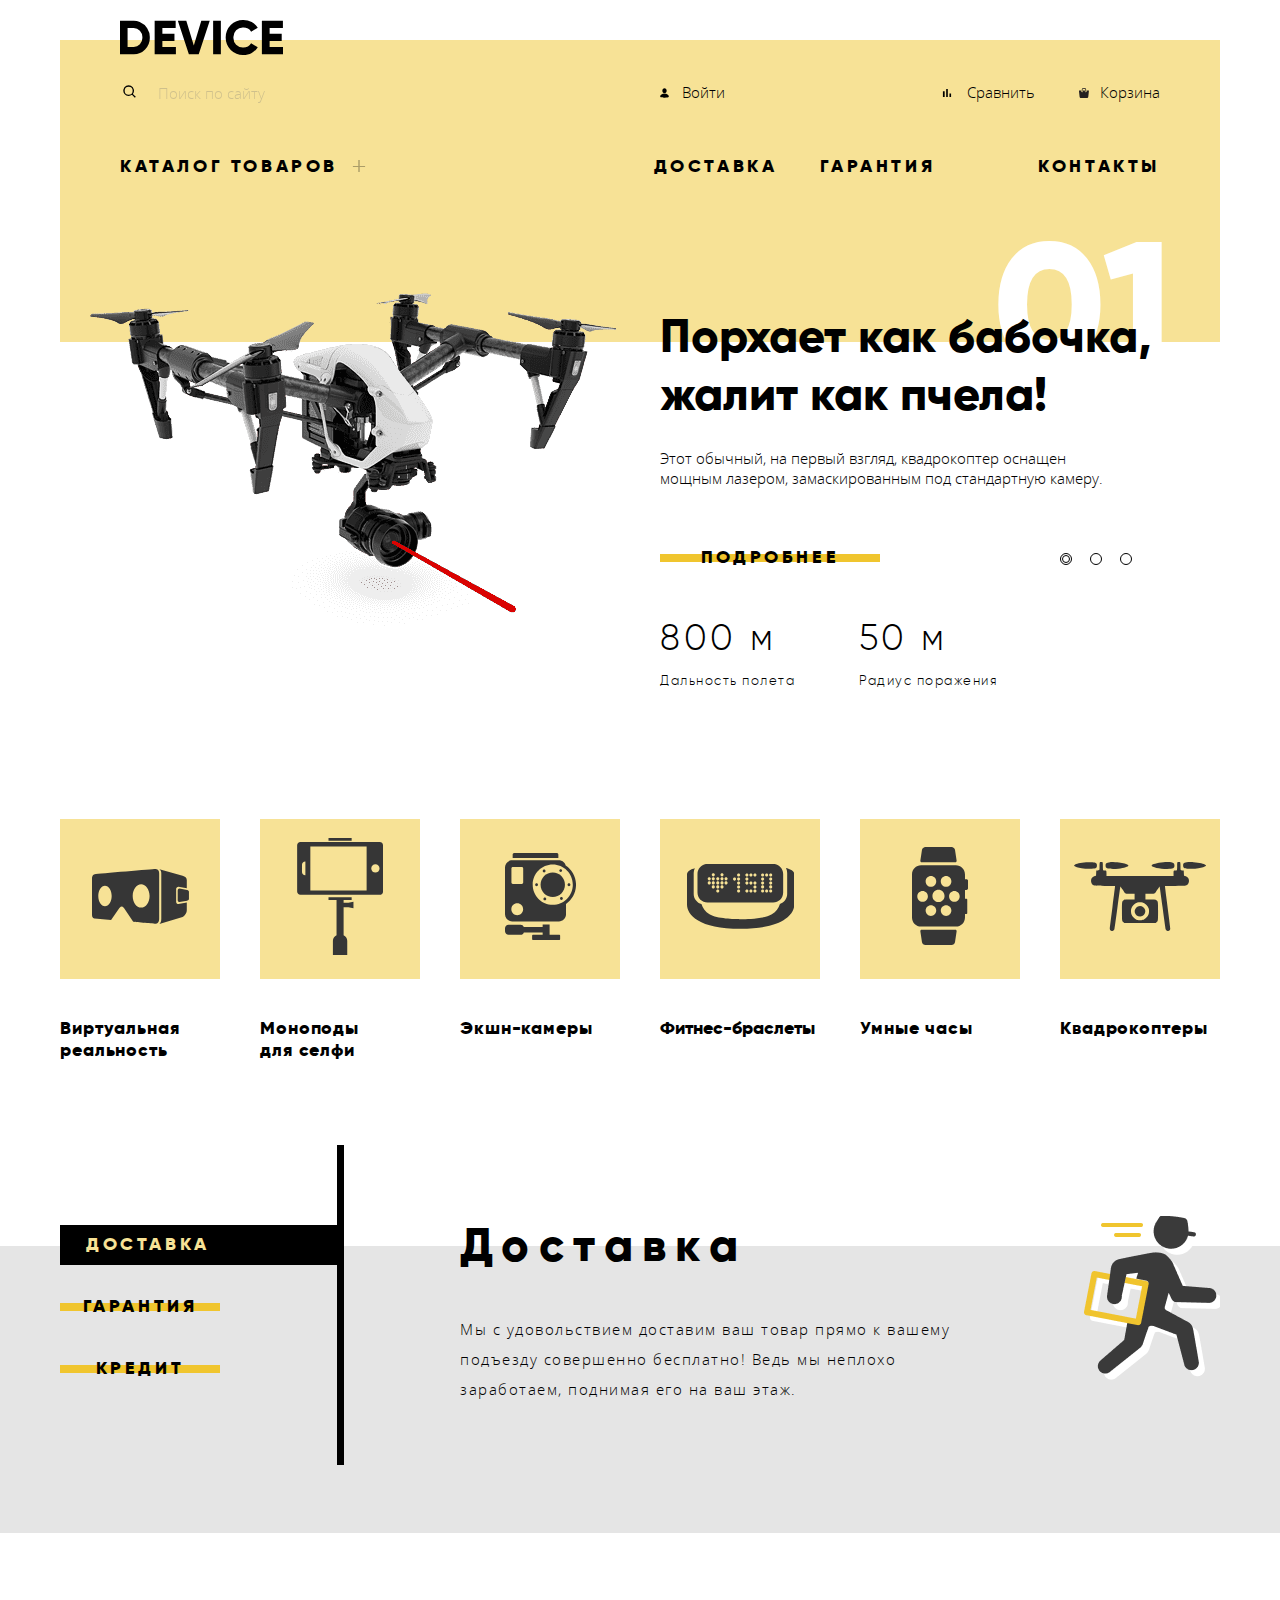
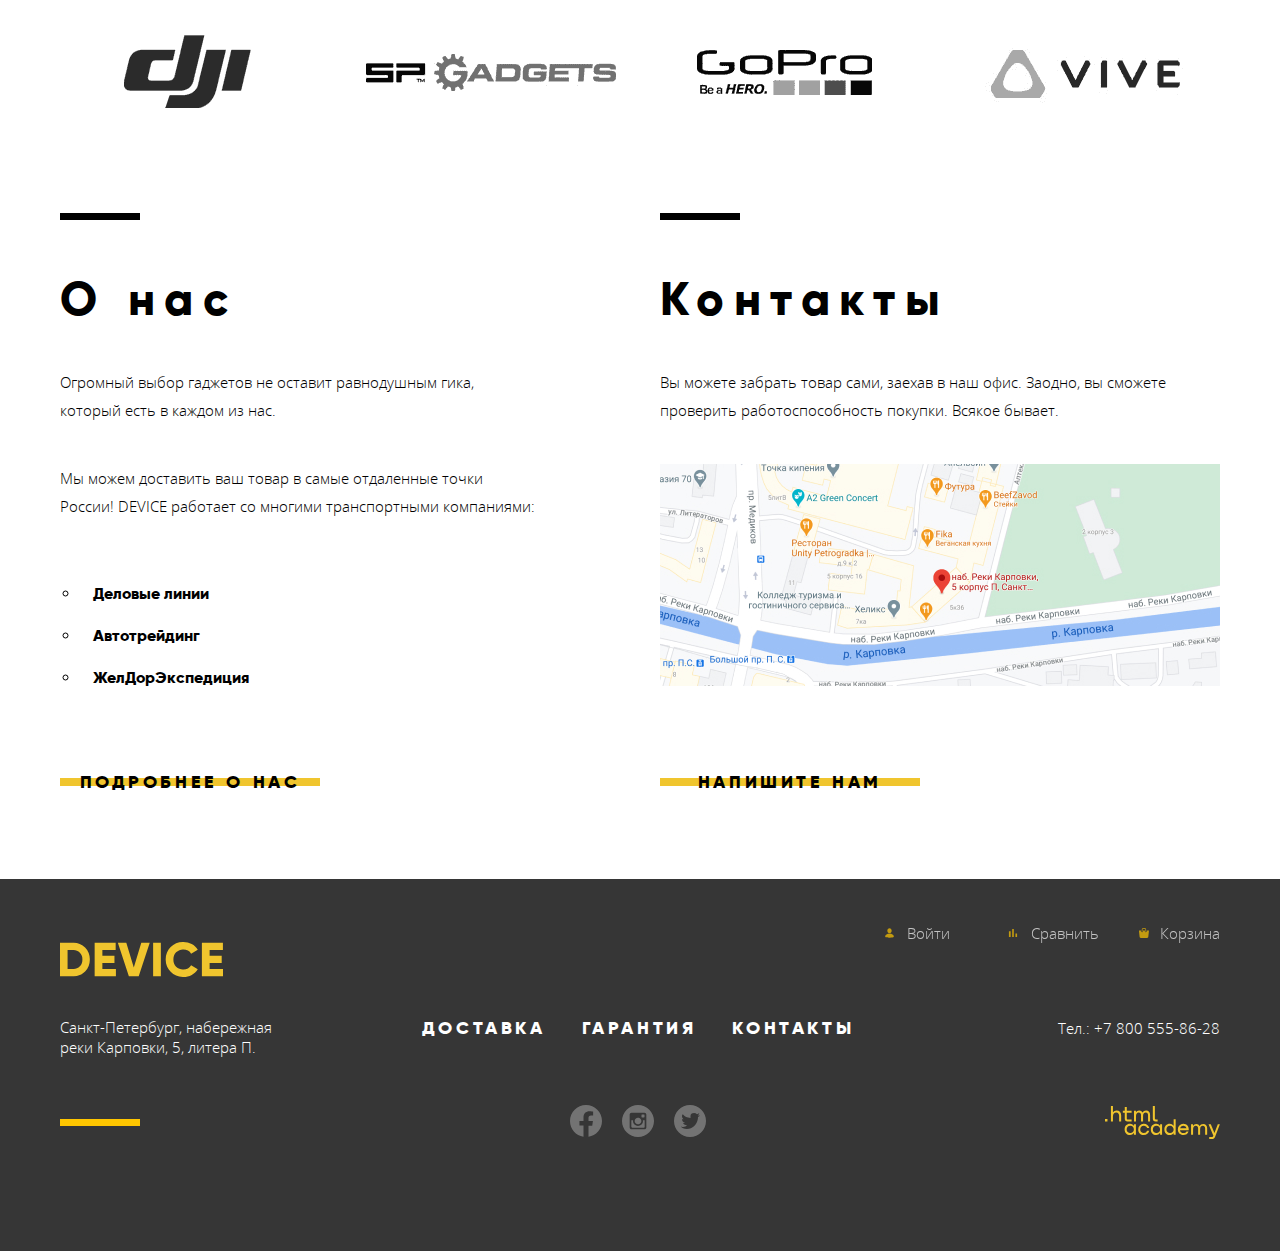
<file: index.html>
<!DOCTYPE html>
<html class="page" lang="ru">

<head>
  <meta charset="utf-8">
  <title>HTML Academy: Девайс</title>
  <link rel="stylesheet" href="css/normalize.css">
  <link rel="stylesheet" href="css/style.min.css">
  <link rel="icon" href="favicon.ico">
  <link rel="icon" href="favicon/icon.svg" type="image/svg+xml">
  <link rel="apple-touch-icon" href="favicon/180.png">
  <link rel="manifest" href="manifest.webmanifest">
</head>

<body class="page-body">
  <header class="header-main container">
    <a class="logo-link" href="#">
      <img class="logo" src="img/logo.svg" width="163" height="35" alt="Логотип магазина Девайс">
    </a>
    <nav class="nav-menu">
      <div class="nav-menu-top">
        <form class="search-form" action="#" method="get">
          <label for="search-input"><span class="visually-hidden">Поиск</span></label>
          <input class="search-input" id="search-input" type="text" name="search" placeholder="Поиск по сайту" required>
          <button class="search-button" type="submit">Найти</button>
        </form>
        <ul class="profile-list">
          <li class="nav-action-item">
            <a class="nav-action-link link-user link-name" href="#">Войти</a>
          </li>
        </ul>
        <ul class="nav-action-list">
          <li class="nav-action-item">
            <a class="nav-action-link link-chart" href="#">Сравнить</a>
          </li>
          <li class="nav-action-item">
            <a class="nav-action-link link-card" href="#">Корзина</a>
          </li>
        </ul>
      </div>
      <ul class="nav-list">
        <li class="nav-item top-menu">
          <a class="nav-link nav-catalog-link" href="catalog.html">Каталог товаров</a>
          <ul class="submenu-list">
            <li class="submenu-item item-a">
              <a class="catalog-link" href="catalog.html">Виртуальная реальность</a>
            </li>
            <li class="submenu-item item-b">
              <a class="catalog-link" href="catalog.html">Моноподы для селфи</a>
            </li>
            <li class="submenu-item item-c">
              <a class="catalog-link" href="catalog.html">Экшн-камеры</a>
            </li>
            <li class="submenu-item item-d">
              <a class="catalog-link" href="catalog.html">Фитнес-браслеты</a>
            </li>
            <li class="submenu-item item-e">
              <a class="catalog-link" href="catalog.html">Умные часы</a>
            </li>
            <li class="submenu-item item-f">
              <a class="catalog-link" href="catalog.html">Квадрокоптер</a>
            </li>
          </ul>
        </li>
        <li class="nav-item">
          <a class="nav-link" href="#delivery">Доставка</a>
        </li>
        <li class="nav-item">
          <a class="nav-link" href="#warranty">Гарантия</a>
        </li>
        <li class="nav-item">
          <a class="nav-link" href="#contacts">Контакты</a>
        </li>
      </ul>
    </nav>
  </header>

  <main class="main-section">
    <h1 class="visually-hidden">Магазин Device</h1>
    <section class="slider container">
      <div class="pagination">
        <a class="pagination-link pagination-link-active pagination-link1" href="#slide1" aria-label="Первый слайд" ></a>
        <a class="pagination-link pagination-link2" href="#slide2" aria-label="Второй слайд"></a>
        <a class="pagination-link pagination-link3" href="#slide3" aria-label="Третий слайд"></a>
      </div>
      <h2 class="visually-hidden">Хиты продаж!</h2>
      <div class="slider-inner">
        <ul class="slider-list">
          <li id="slide1" class="slide-item slide1 slide-item-current">
            <div class="slide-right">
              <div class="slider-wrap">
                <h4 class="slider-title">Порхает как бабочка, жалит как пчела!</h4>
                <p class="slider-text">
                  Этот обычный, на первый взгляд, квадрокоптер оснащен<br> мощным лазером, замаскированным под стандартную камеру.
                </p>
                <p class="slider-button">
                  <a class="slider-link link-details" href="catalog.html">Подробнее</a>
                </p>
                <div class="properties-container">
                  <dl class="properties">
                    <dt>Дальность полета</dt>
                    <dd>800 м</dd>
                  </dl>
                  <dl class="properties">
                    <dt>Радиус поражения</dt>
                    <dd>50 м</dd>
                  </dl>
                </div>
              </div>
            </div>
            <div class="slide-left">
              <img class="slide-img" src="img/slider/slider-3.png" alt="Квадрокоптер" width="526" height="334">
            </div>
          </li>
          <li id="slide2" class="slide-item slide2">
            <div class="slide-right">
              <div class="slider-wrap">
                <h4 class="slider-title">Худеем<br>правильно!</h4>
                <p class="slider-text">
                  Мотивирующие фитнес-браслеты помогут найти в себе силы<br> не пропускать занятия и
                  соблюдать диету.
                </p>
                <p class="slider-button">
                  <a class="slider-link link-details" href="catalog.html">Подробнее</a>
                </p>
                <div class="properties-container">
                  <dl class="properties">
                    <dt>Без подзарядки</dt>
                    <dd>48 часов</dd>
                  </dl>
                </div>
              </div>
            </div>
            <div class="slide-left">
              <img class="slide-img" src="img/slider/slider-2.png" alt="Фитнес-браслет" width="345" height="485">
            </div>
          </li>
          <li id="slide3" class="slide-item slide3">
            <div class="slide-right">
              <div class="slider-wrap">
                <h4 class="slider-title">Делай селфи,<br> как Бен Стиллер!</h4>
                <p class="slider-text">
                  Самая длинная палка для селфи доступна в нашем магазине.<br>Восемь (Восемь,
                  Карл!) метров длиной и весом всего 5 килограмм.
                </p>
                <p class="slider-button">
                  <a class="slider-link link-details" href="catalog.html">Подробнее</a>
                </p>
                <div class="properties-container">
                  <dl class="properties">
                    <dt>Длина палки</dt>
                    <dd>8,5 м</dd>
                  </dl>
                  <dl class="properties">
                    <dt>Вес палки</dt>
                    <dd>5 кг</dd>
                  </dl>
                  <dl class="properties">
                    <dt>Материал</dt>
                    <dd>Карбон</dd>
                  </dl>
                </div>
              </div>
            </div>
            <div class="slide-left">
              <img class="slide-img" src="img/slider/slider-1.png" alt="Палка для селфи" width="384" height="486">
            </div>
          </li>
        </ul>
      </div>
    </section>
    <section class="chapters container">
      <h2 class="visually-hidden">Категории товаров</h2>
      <ul class="chapter-list">
        <li class="chapter-item">
          <a class="chapter-link chapter-link1" href="catalog.html">Виртуальная реальность</a>
        </li>
        <li class="chapter-item">
          <a class="chapter-link chapter-link2" href="catalog.html">Моноподы<br> для селфи</a>
        </li>
        <li class="chapter-item">
          <a class="chapter-link chapter-link3" href="catalog.html">Экшн-камеры</a>
        </li>
        <li class="chapter-item">
          <a class="chapter-link chapter-link4" href="catalog.html">Фитнес-браслеты</a>
        </li>
        <li class="chapter-item">
          <a class="chapter-link chapter-link5" href="catalog.html">Умные часы</a>
        </li>
        <li class="chapter-item">
          <a class="chapter-link chapter-link6" href="catalog.html">Квадрокоптеры</a>
        </li>
      </ul>
    </section>
    <section class="advantages">
      <h2 class="visually-hidden">Сервисы и услуги</h2>
      <div class="advantages-container container">
        <div class="advantage-pagination advantage-rect">
          <a class="advantage-link pagination-link-active" href="#service1">
            <span class="advantage-link-content">Доставка</span>
          </a>
          <a class="advantage-link" href="#service2">
            <span class="advantage-link-content">Гарантия</span>
          </a>
          <a class="advantage-link" href="#service3">
            <span class="advantage-link-content">Кредит</span>
          </a>
        </div>
        <div class="advantage-services">
          <ul class="advantage-list">
            <li class="advantage-item advantage-delivery slide-item-current" id="service1">
              <h2 class="advantage-title">Доставка</h2>
              <p class="advantage-text">
                Мы с удовольствием доставим ваш товар прямо к вашему подъезду совершенно бесплатно! Ведь мы неплохо заработаем, поднимая его на ваш этаж.
              </p>
            </li>
            <li class="advantage-item advantage-warranty" id="service2">
              <h2 class="advantage-title">Гарантия</h2>
              <p class="advantage-text">
                Если из-за возгорания купленного у нас товара у вас сгорит дом — не переживайте, мы выдадим вам новый. Товар, не дом, конечно же.
              </p>
            </li>
            <li class="advantage-item advantage-credit" id="service3">
              <h2 class="advantage-title">Кредит</h2>
              <p class="advantage-text">
                Залезть в долговую яму стало проще! Кредитные консультанты подберут для вас наиболее выгодные условия кредита. Выгодные для нашего банка, разумеется.
              </p>
            </li>
          </ul>
        </div>
      </div>
    </section>
    <section class="brends container">
      <h2 class="visually-hidden">Любимые бренды</h2>
      <a class="brend-link" href="#">
        <img src="img/brends/logo-1.png" width="260" height="100" alt="brend dji">
      </a>
      <a class="brend-link" href="#">
        <img src="img/brends/logo-3.png" width="260" height="100" alt="brend SPgadgets">
      </a>
      <a class="brend-link" href="#">
        <img src="img/brends/logo-4.png" width="260" height="100" alt="brend gopro">
      </a>
      <a class="brend-link" href="#">
        <img src="img/brends/logo-2.png" width="260" height="100" alt="brend vive">
      </a>
    </section>
    <section class="information container">
      <div class="info info-left rectangle-black" id="about">
        <h2 class="info-title">О нас</h2>
        <p class="info-text">
          Огромный выбор гаджетов не оставит равнодушным гика,<br> который есть в каждом из нас.
        </p>
        <p class="info-text">
          Мы можем доставить ваш товар в самые отдаленные точки<br> России! DEVICE работает со многими транспортными компаниями:
        </p>
        <ul class="info-list">
          <li class="info-item">Деловые линии</li>
          <li class="info-item">Автотрейдинг</li>
          <li class="info-item">ЖелДорЭкспедиция</li>
        </ul>
        <p>
          <a class="info-details link-details" href="blank.html">Подробнее о нас</a>
        </p>
      </div>
      <div class="info info-right rectangle-black" id="contacts">
        <h2 class="info-title">Контакты</h2>
        <p class="info-text">
          Вы можете забрать товар сами, заехав в наш офис. Заодно, вы сможете проверить работоспособность покупки. Всякое бывает.
        </p>
        <!-- карта в модальном окне -->
        <a class="map-link"
          href="https://yandex.ru/maps/?um=constructor%3A0f38cbfa6daa32924978b7d7535a2a2a3429eadb33dad07c6a43eb1ac3338e23&source=constructorLink">
          <img src="img/map.png" width="560" height="222" alt="Санкт-Петербург, набережная реки Карповки, 5, литера П">
        </a>
        <p>
          <a class="info-form-link link-details" href="blank.html">Напишите нам</a>
        </p>
      </div>
    </section>
  </main>
  <footer class="footer-main">
    <div class="footer-container container">
      <div class="footer-navigation">
        <ul class="footer-profile-list">
          <li class="footer-action-item">
            <a class="footer-action-link footer-link-user footer-name-user" href="#">Войти</a>
          </li>
        </ul>
        <ul class="footer-action-list">
          <li class="footer-action-item">
            <a class="footer-action-link footer-link-chart" href="#">Сравнить</a>
          </li>
          <li class="footer-action-item">
            <a class="footer-action-link footer-link-card" href="#">Корзина</a>
          </li>
        </ul>
      </div>
      <section class="footer-content">
        <h2 class="visually-hidden">Контакты</h2>
        <div class="footer-left">
          <a class="footer-logo-link" href="#">
            <img class="logo-footer" src="img/logo-yellow.svg" width="163" height="35" alt="Логотип магазина Девайс">
          </a>
          <p class="footer-text rectangle-yellow">
            Санкт-Петербург, набережная<br>реки Карповки, 5, литера П.
          </p>
        </div>
        <div class="footer-center">
          <ul class="footer-nav-list">
            <li class="footer-nav-item">
              <a class="footer-nav-link" href="#delivery">Доставка</a>
            </li>
            <li class="footer-nav-item">
              <a class="footer-nav-link" href="#warranty">Гарантия</a>
            </li>
            <li class="footer-nav-item">
              <a class="footer-nav-link" href="#contacts">Контакты</a>
            </li>
          </ul>
          <ul class="social-list">
            <li class="social-item">
              <a class="social-link facebook" href="#">
                <span class="visually-hidden">Мы в фейсбуке</span>
              </a>
            </li>
            <li class="social-item">
              <a class="social-link instagram" href="#">
                <span class="visually-hidden">Мы в инстаграм</span>
              </a>
            </li>
            <li class="social-item">
              <a class="social-link twitter" href="#">
                <span class="visually-hidden">Мы в твиттере</span>
              </a>
            </li>
          </ul>
        </div>
        <div class="footer-right">
          <p class="footer-text">Тел.:
            <a class="tel-link" href="tel:+78005558628">+7 800 555-86-28</a>
          </p>
          <a class="education-link" href="https://htmlacademy.ru/intensive/htmlcss">
            <img class="education-logo" width="115" height="33" src="img/logo_htmlacademy.svg" alt="html academy">
          </a>
        </div>
      </section>
    </div>
  </footer>

  <section class="modal modal-map">
    <h2 class="visually-hidden">Как до нас добраться</h2>
    <p>
      <button class="modal-close modal-close-map" type="button"></button>
    </p>
  <iframe src="https://www.google.com/maps/embed?pb=!1m18!1m12!1m3!1d1996.8226084133173!2d30.31522021666786!3d59.968265981886915!2m3!1f0!2f0!3f0!3m2!1i1024!2i768!4f13.1!3m3!1m2!1s0x4696310fca5afc31%3A0x5f2ac55f567b2400!2sHTML%20Academy!5e0!3m2!1sru!2sus!4v1624770397176!5m2!1sru!2sus" width="960" height="560" allowfullscreen="" loading="lazy" title="Офис компании по адресу набережная реки Карповки, 5, литера П, Санкт-Петербург">
  </iframe>
  </section>

  <section class="modal modal-letter">
    <h2 class="visually-hidden">Напишите нам</h2>
    <p>
      <button class="modal-close" type="button"></button>
    </p>
    <form action="#" method="post" class="letter-form">
      <p>
        <label for="name-input">Ваше имя:</label>
        <input class="letter-input letter-input-name" id="name-input" type="text" name="name" placeholder="Имя Фамилия" autofocus>
      </p>
      <p>
        <label for="email-input">Ваш e-mail:</label>
        <input class="letter-input letter-input-email" id="email-input" type="email" name="e-mail" placeholder="email@example.com" tabindex="2">
      </p>
      <p>
        <label for="yourmessage">Текст письма:</label>
        <textarea class="letter-textarea" id="yourmessage" name="message" rows=5 tabindex="3" placeholder="В свободной форме"></textarea>
      </p>

      <button type="submit" class="letter-button">Отправить</button>
    </form>
  </section>

<script src="js/script.min.js"></script>
</body>

</html>
</file>
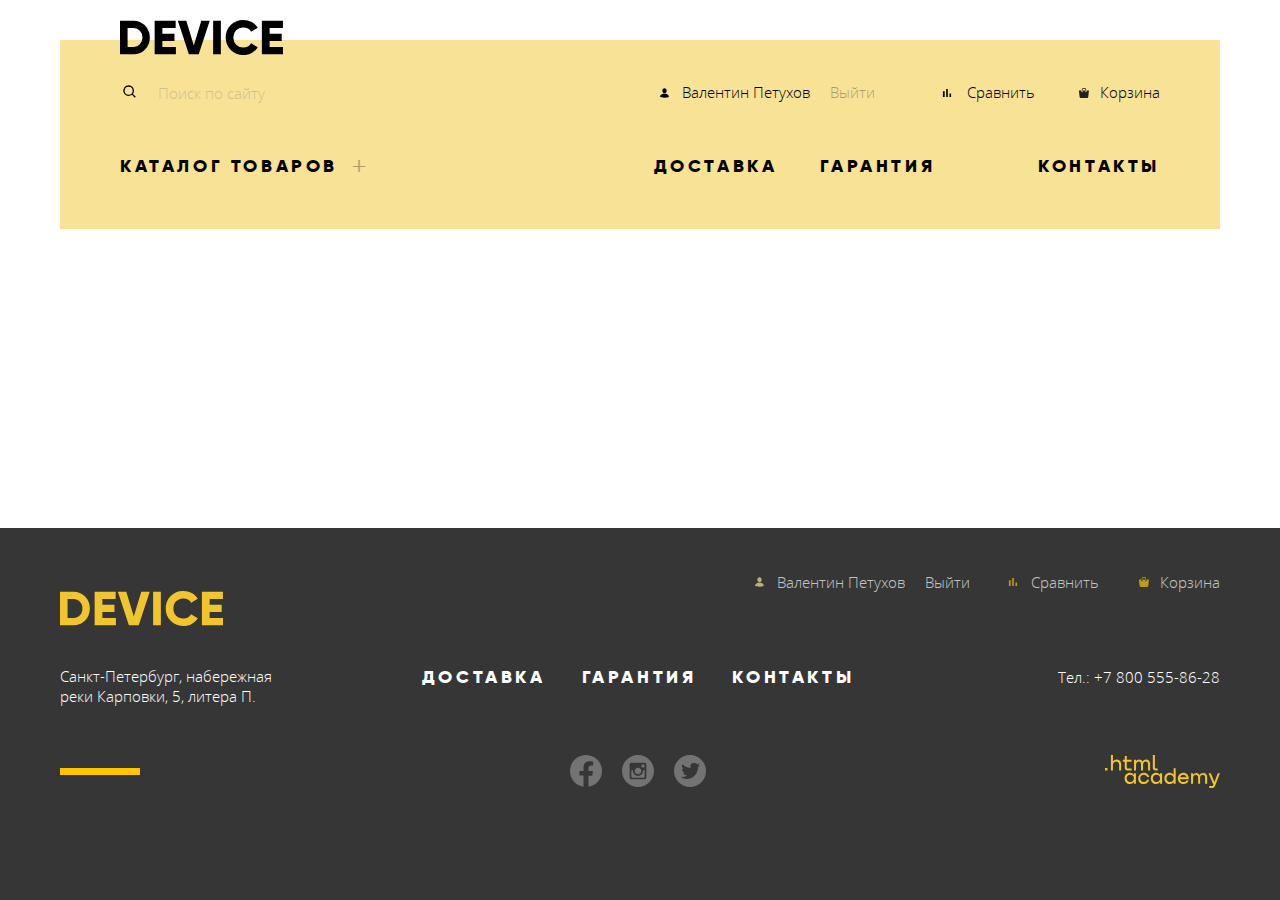
<file: blank.html>
<!DOCTYPE html>
<html class="page" lang="ru">

<head>
  <meta charset="UTF-8">
  <meta http-equiv="X-UA-Compatible" content="IE=edge">
  <meta name="viewport" content="width=device-width, initial-scale=1.0">
  <title>Ссылки в никуда</title>
  <link rel="stylesheet" href="css/normalize.css">
  <link rel="stylesheet" href="css/style.min.css">
  <link rel="icon" href="favicon.ico">
  <link rel="icon" href="favicon/icon.svg" type="image/svg+xml">
  <link rel="apple-touch-icon" href="favicon/180.png">
  <link rel="manifest" href="manifest.webmanifest">
</head>

<body class="page-body">
<header class="header-main header-main-catalog container">
  <a class="logo-link" href="index.html">
    <img class="logo" src="img/logo.svg" width="163" height="35" alt="Логотип магазина Девайс">
  </a>
  <nav class="nav-menu">
    <div class="nav-menu-top">
      <form class="search-form" action="#" method="get">
        <label for="search-input"><span class="visually-hidden">Поиск</span></label>
        <input class="search-input" id="search-input" type="text" name="search" placeholder="Поиск по сайту" required>
        <button class="search-button" type="submit">Найти</button>
      </form>
      <ul class="profile-list">
        <li class="nav-action-item">
          <a class="nav-action-link link-user link-name" href="#">Валентин Петухов</a>
        </li>
        <li class="nav-action-item">
          <a class="nav-action-link link-user link-user-active" href="#">Выйти</a>
        </li>
      </ul>
      <ul class="nav-action-list">
        <li class="nav-action-item">
          <a class="nav-action-link link-chart" href="#">Сравнить</a>
        </li>
        <li class="nav-action-item">
          <a class="nav-action-link link-card" href="#">Корзина</a>
        </li>
      </ul>
    </div>
    <ul class="nav-list">
      <li class="nav-item top-menu">
        <a class="nav-link nav-catalog-link" href="catalog.html">Каталог товаров</a>
        <ul class="submenu-list">
          <li class="submenu-item item-a">
            <a class="catalog-link" href="catalog.html">Виртуальная реальность</a>
          </li>
          <li class="submenu-item item-b">
            <a class="catalog-link" href="catalog.html">Моноподы для селфи</a>
          </li>
          <li class="submenu-item item-c">
            <a class="catalog-link" href="catalog.html">Экшн-камеры</a>
          </li>
          <li class="submenu-item item-d">
            <a class="catalog-link" href="catalog.html">Фитнес-браслеты</a>
          </li>
          <li class="submenu-item item-e">
            <a class="catalog-link" href="catalog.html">Умные часы</a>
          </li>
          <li class="submenu-item item-f">
            <a class="catalog-link" href="catalog.html">Квадрокоптер</a>
          </li>
        </ul>
      </li>
      <li class="nav-item">
        <a class="nav-link" href="index.html#delivery">Доставка</a>
      </li>
      <li class="nav-item">
        <a class="nav-link" href="index.html#warranty">Гарантия</a>
      </li>
      <li class="nav-item">
        <a class="nav-link" href="index.html#contacts">Контакты</a>
      </li>
    </ul>
  </nav>
</header>
  <main>

  </main>

<footer class="footer-main footer-main-catalog">
  <div class="footer-container container">
    <div class="footer-navigation">
      <ul class="footer-profile-list">
        <li class="footer-action-item">
          <a class="footer-action-link footer-name-user footer-link-user" href="#">Валентин Петухов</a>
        </li>
        <li class="footer-action-item">
          <a class="footer-action-link footer-link-user" href="#">Выйти</a>
        </li>
      </ul>
      <ul class="footer-action-list">
        <li class="footer-action-item">
          <a class="footer-action-link footer-link-chart" href="#">Сравнить</a>
        </li>
        <li class="footer-action-item">
          <a class="footer-action-link footer-link-card" href="#">Корзина</a>
        </li>
      </ul>
    </div>
    <section class="footer-content">
      <h2 class="visually-hidden">Контакты</h2>
      <div class="footer-left">
        <a class="footer-logo-link" href="#">
          <img class="logo-footer" src="img/logo-yellow.svg" width="163" height="35" alt="Логотип магазина Девайс">
        </a>
        <p class="footer-text rectangle-yellow">
          Санкт-Петербург, набережная<br>реки Карповки, 5, литера П.
        </p>
      </div>
      <div class="footer-center">
        <ul class="footer-nav-list">
          <li class="footer-nav-item">
            <a class="footer-nav-link" href="#delivery">Доставка</a>
          </li>
          <li class="footer-nav-item">
            <a class="footer-nav-link" href="#warranty">Гарантия</a>
          </li>
          <li class="footer-nav-item">
            <a class="footer-nav-link" href="#contacts">Контакты</a>
          </li>
        </ul>
        <ul class="social-list">
          <li class="social-item">
            <a class="social-link facebook" href="#">
              <span class="visually-hidden">Мы в фейсбуке</span>
            </a>
          </li>
          <li class="social-item">
            <a class="social-link instagram" href="#">
              <span class="visually-hidden">Мы в инстаграм</span>
            </a>
          </li>
          <li class="social-item">
            <a class="social-link twitter" href="#">
              <span class="visually-hidden">Мы в твиттере</span>
            </a>
          </li>
        </ul>
      </div>
      <div class="footer-right">
        <p class="footer-text">Тел.:
          <a class="tel-link" href="tel:+78005558628">+7 800 555-86-28</a>
        </p>
        <a class="education-link" href="https://htmlacademy.ru/intensive/htmlcss">
          <img class="education-logo" width="115" height="33" src="img/logo_htmlacademy.svg" alt="html academy">
        </a>
      </div>
    </section>
  </div>
</footer>
</body>

</html>
</file>
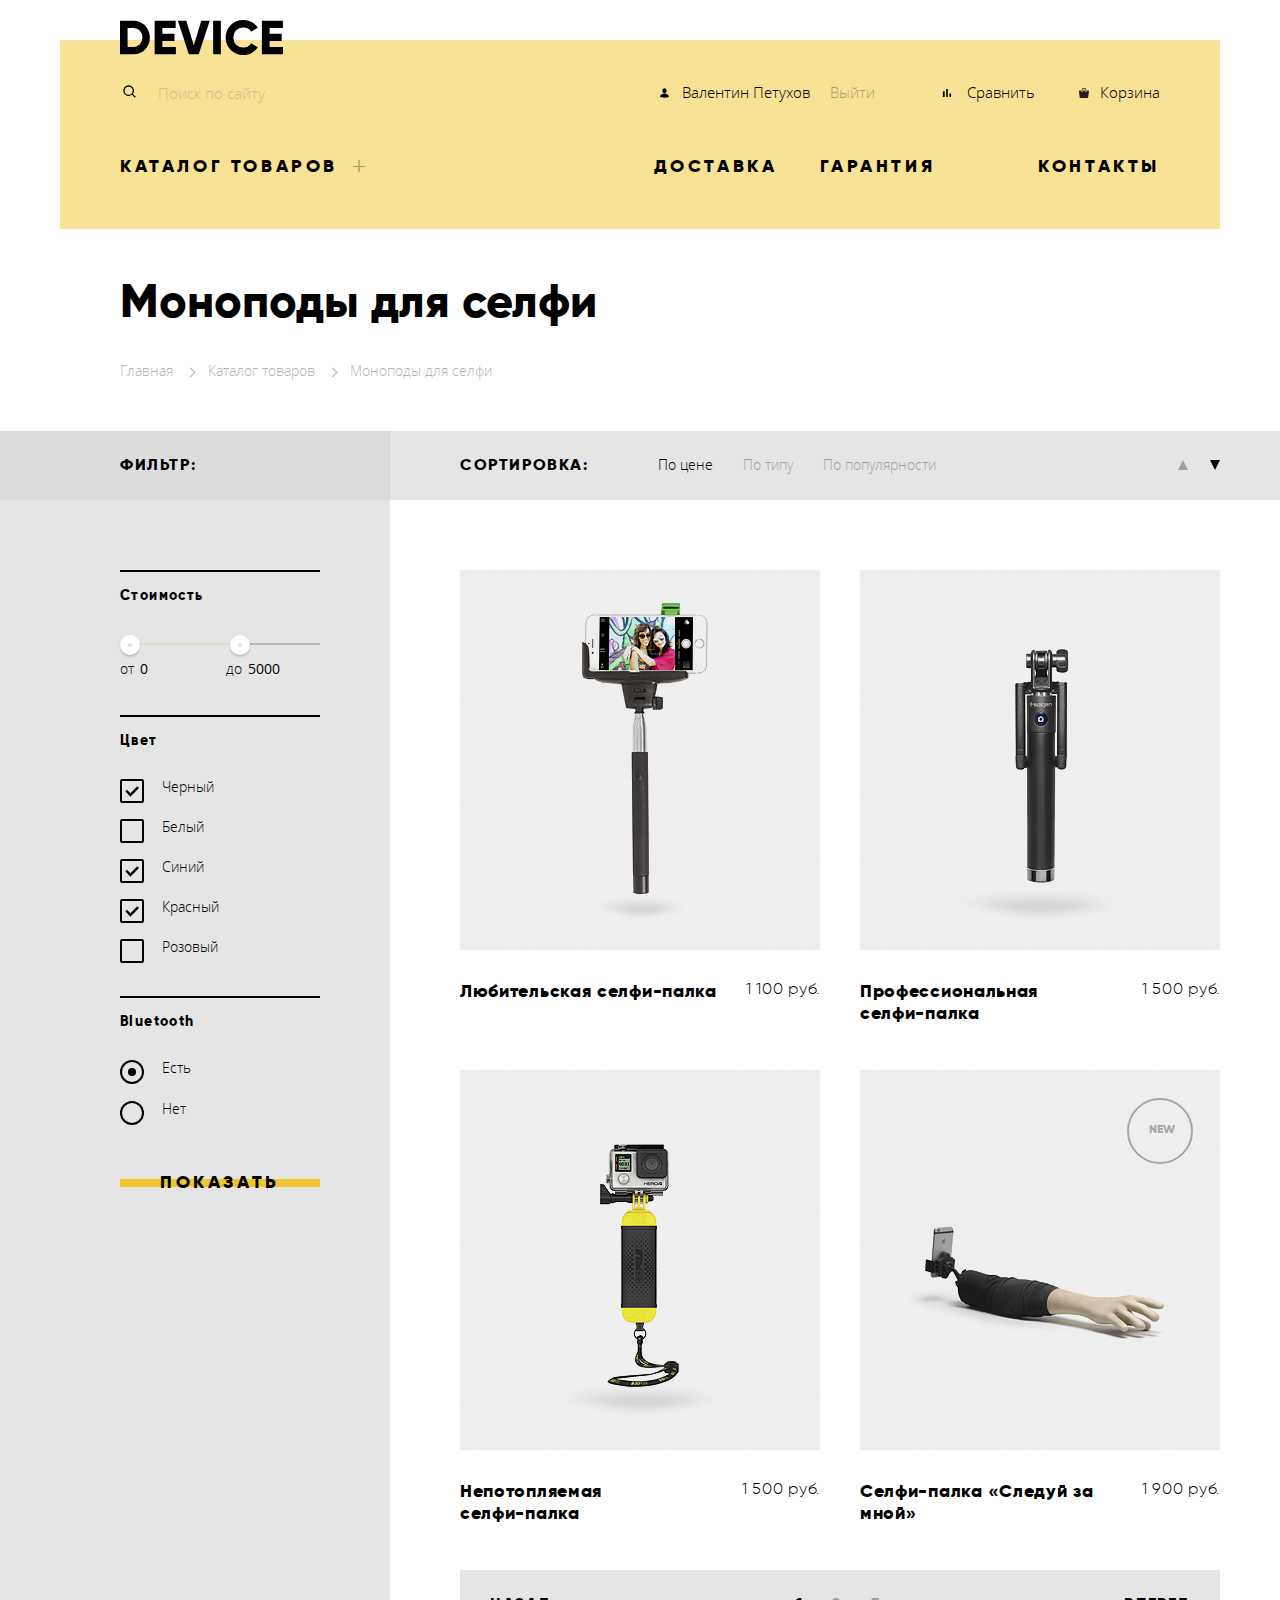
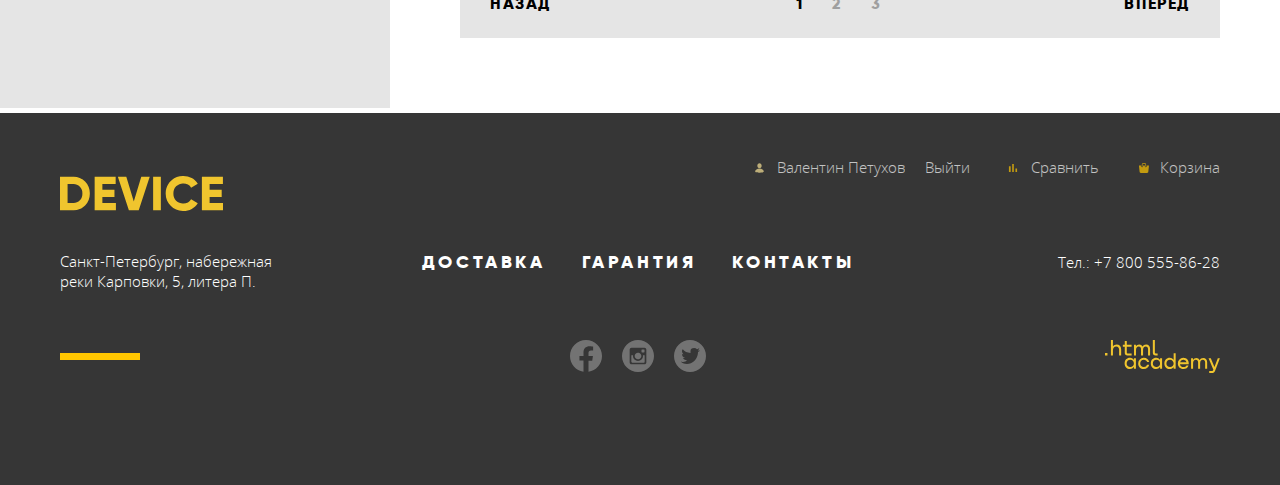
<file: catalog.html>
<!DOCTYPE html>
<html class="page" lang="ru">

<head>
  <meta charset="UTF-8">
  <meta http-equiv="X-UA-Compatible" content="IE=edge">
  <meta name="viewport" content="width=device-width, initial-scale=1.0">
  <title>Catalog</title>
  <link rel="stylesheet" href="css/normalize.css">
  <link rel="stylesheet" href="css/style.min.css">
  <link rel="icon" href="favicon.ico">
  <link rel="icon" href="favicon/icon.svg" type="image/svg+xml">
  <link rel="apple-touch-icon" href="favicon/180.png">
  <link rel="manifest" href="manifest.webmanifest">
</head>

<body class="page-body">
  <header class="header-main header-main-catalog container">
    <a class="logo-link" href="index.html">
      <img class="logo" src="img/logo.svg" width="163" height="35" alt="Логотип магазина Девайс">
    </a>
    <nav class="nav-menu">
      <div class="nav-menu-top">
        <form class="search-form" action="#" method="get">
          <label for="search-input"><span class="visually-hidden">Поиск</span></label>
          <input class="search-input" id="search-input" type="text" name="search" placeholder="Поиск по сайту" required>
          <button class="search-button" type="submit">Найти</button>
        </form>
        <ul class="profile-list">
          <li class="nav-action-item">
            <a class="nav-action-link link-user link-name" href="#">Валентин Петухов</a>
          </li>
          <li class="nav-action-item">
            <a class="nav-action-link link-user link-user-active" href="#">Выйти</a>
          </li>
        </ul>
        <ul class="nav-action-list">
          <li class="nav-action-item">
            <a class="nav-action-link link-chart" href="#">Сравнить</a>
          </li>
          <li class="nav-action-item">
            <a class="nav-action-link link-card" href="#">Корзина</a>
          </li>
        </ul>
      </div>
      <ul class="nav-list">
        <li class="nav-item top-menu">
          <a class="nav-link nav-catalog-link" href="catalog.html">Каталог товаров</a>
          <ul class="submenu-list">
            <li class="submenu-item item-a">
              <a class="catalog-link" href="catalog.html">Виртуальная реальность</a>
            </li>
            <li class="submenu-item item-b">
              <a class="catalog-link" href="catalog.html">Моноподы для селфи</a>
            </li>
            <li class="submenu-item item-c">
              <a class="catalog-link" href="catalog.html">Экшн-камеры</a>
            </li>
            <li class="submenu-item item-d">
              <a class="catalog-link" href="catalog.html">Фитнес-браслеты</a>
            </li>
            <li class="submenu-item item-e">
              <a class="catalog-link" href="catalog.html">Умные часы</a>
            </li>
            <li class="submenu-item item-f">
              <a class="catalog-link" href="catalog.html">Квадрокоптер</a>
            </li>
          </ul>
        </li>
        <li class="nav-item">
          <a class="nav-link" href="index.html#delivery">Доставка</a>
        </li>
        <li class="nav-item">
          <a class="nav-link" href="index.html#warranty">Гарантия</a>
        </li>
        <li class="nav-item">
          <a class="nav-link" href="index.html#contacts">Контакты</a>
        </li>
      </ul>
    </nav>
  </header>

  <main class="main-catalog">
    <div class="breadcrumbs container">
      <h1 class="title-page">Моноподы для селфи</h1>
      <ul class="breadcrumbs-list">
        <li class="breadcrumbs-item">
          <a class="breadcrumbs-link" href="index.html">Главная</a>
        </li>
        <li class="breadcrumbs-item">
          <a class="breadcrumbs-link" href="#">Каталог товаров</a>
        </li>
        <li class="breadcrumbs-item">
          <a class="breadcrumbs-link" href="#">Моноподы для селфи</a>
        </li>
      </ul>
    </div>
    <div class="catalog">
      <div class="catalog-layout container">
        <div class="catalog-filter-title">
          <h2 class="filter-title">Фильтр:</h2>
        </div>
        <form class="filter-form" action="https://echo.htmlacademy.ru/" method="get"
          oninput="priceoutput.value=pricecount.value">
          <fieldset class="filter-fieldset">
            <legend>Стоимость</legend>
            <div class="range-filter">
              <div class="range-controls">
                <div class="scale">
                  <div class="bar" style="
                            width: 60%;
                            margin-left: 0;">
                  </div>
                </div>
                <div class="toggle toggle-min" tabindex="0" style="left: 0;">
                </div>
                <div class="toggle toggle-max" tabindex="0" style="left: 55%;">
                </div>
              </div>
              <div class="price-controls">
                <label class="min-price">
                  от <input type="number" name="min-price" value="0">
                </label>
                <label class="max-price">
                  до <input type="number" name="max-price" value="5000">
                </label>
              </div>
            </div>
          </fieldset>
          <fieldset class="filter-fieldset">
            <legend>Цвет</legend>
            <ul class="filter-list">
              <li class="filter-item">
                <input id="filter-black" class="filter-input-checkbox visually-hidden" type="checkbox" name="color" value="black" checked>
                <label for="filter-black">
                  Черный
                </label>
              </li>
              <li class="filter-item">
                <input id="filter-white" class="filter-input-checkbox visually-hidden" type="checkbox" name="color" value="white">
                <label for="filter-white">
                  Белый
                </label>
              </li>
              <li class="filter-item">
                <input id="filter-blue" class="filter-input-checkbox visually-hidden" type="checkbox" name="color" value="blue" checked>
                <label for="filter-blue">
                  Синий
                </label>
              </li>
              <li class="filter-item">
                <input id="filter-red" class="filter-input-checkbox visually-hidden" type="checkbox" name="color" value="red" checked>
                <label for="filter-red">
                  Красный
                </label>
              </li>
              <li class="filter-item">
                <input id="filter-pink" class="filter-input-checkbox visually-hidden" type="checkbox" name="color" value="rose">
                <label for="filter-pink">
                  Розовый
                </label>
              </li>
            </ul>
          </fieldset>
          <fieldset class="filter-fieldset filter-fieldset-bluetooth">
            <legend>Bluetooth</legend>
            <ul class="filter-list">
              <li class="filter-item">
                <input id="bluetooth-true" class="filter-input-radio visually-hidden" type="radio" name="bluetooth" value="Есть" checked>
                <label for="bluetooth-true">Есть</label>
              </li>
              <li class="filter-item">
                <input id="bluetooth-false" class="filter-input-radio visually-hidden" type="radio" name="bluetooth" value="Нет">
                <label for="bluetooth-false">Нет</label>
              </li>
            </ul>
          </fieldset>
          <button class="filter-button link-details" type="submit">Показать</button>
        </form>
        <div class="sorting">
          <h2 class="filter-title">Сортировка:</h2>
          <ul class="sort-list">
            <li class="sort-item">
              <a class="sort-link sort-link-active" href="#">По цене</a>
            </li>
            <li class="sort-item">
              <a class="sort-link" href="#">По типу</a>
            </li>
            <li class="sort-item">
              <a class="sort-link" href="#">По популярности</a>
            </li>
          </ul>
          <ul class="sort-direction-list">
            <li class=" sort-item">
              <a class="sort-link sort-link-min" href="#">
                <span class="visually-hidden">Min</span>
              </a>
            </li>
            <li class="sort-item">
              <a class="sort-link sort-link-max sort-link-active" href="#">
                <span class="visually-hidden">Max</span>
              </a>
            </li>
          </ul>
        </div>
        <section class="products">
          <h2 class="visually-hidden">Каталог товаров</h2>
          <ul class="cards-list">
            <li class="card-item">
              <a class="card-link" href="#">
                <h3 class="card-title">Любительская селфи-палка</h3>
                <p class="card-price">1 100 руб.</p>
              </a>
              <div class="card-wrap">
                <img src="img/catalog/item-1.jpg" alt="Бюджетная селфи-палка" width="360" height="381">
                <div class="card-action">
                  <a class="catalog-button link-details" href="blank.html">В корзину</a>
                  <a class="compare-button" href="blank.html">Добавить к сравнению</a>
                </div>
              </div>
            </li>
            <li class="card-item">
              <a class="card-link" href="#">
                <h3 class="card-title">Профессиональная<br>селфи-палка</h3>
                <p class="card-price">1 500 руб.</p>
              </a>
              <div class="card-wrap">
                <img src="img/catalog/item-2.jpg" alt="Селфи-палка для настоящих профи" width="360" height="381">
                <div class="card-action">
                  <a class="catalog-button link-details" href="blank.html">В корзину</a>
                  <a class="compare-button" href="blank.html">Добавить к сравнению</a>
                </div>
              </div>
            </li>
            <li class="card-item">
              <a class="card-link" href="#">
                <h3 class="card-title">Непотопляемая<br>селфи-палка</h3>
                <p class="card-price">1 500 руб.</p>
              </a>
              <div class="card-wrap">
                <img src="img/catalog/item-3.jpg" alt="Селфи-палка для ныряльщиков" width="360" height="381">
                <div class="card-action">
                  <a class="catalog-button link-details" href="blank.html">В корзину</a>
                  <a class="compare-button" href="blank.html">Добавить к сравнению</a>
                </div>
              </div>
            </li>
            <li class="card-item new">
              <a class="card-link" href="#">
                <h3 class="card-title">Селфи-палка «Следуй за мной»</h3>
                <p class="card-price">1 900 руб.</p>
              </a>
              <div class="card-wrap">
                <img src="img/catalog/item-4.jpg" alt="Селфи-палка для одиноких путешественников" width="360" height="381">
                <div class="card-action">
                  <a class="catalog-button link-details" href="blank.html">В корзину</a>
                  <a class="compare-button" href="blank.html">Добавить к сравнению</a>
                </div>
              </div>
            </li>
          </ul>
          <div class="products-nav">
            <a class="go-button button-back" href="#">Назад</a>
            <ul class="go-list">
              <li class="go-item">
                <a class="go-link go-link-active" href="#">1</a>
              </li>
              <li class="go-item">
                <a class="go-link" href="#">2</a>
              </li>
              <li class="go-item">
                <a class="go-link" href="#">3</a>
              </li>
            </ul>
            <a class="go-button button-next" href="blank.html">Вперед</a>
          </div>
        </section>
      </div>
    </div>
  </main>
  <footer class="footer-main footer-main-catalog">
    <div class="footer-container container">
      <div class="footer-navigation">
        <ul class="footer-profile-list">
          <li class="footer-action-item">
            <a class="footer-action-link footer-name-user footer-link-user" href="#">Валентин Петухов</a>
          </li>
          <li class="footer-action-item">
            <a class="footer-action-link footer-link-user" href="#">Выйти</a>
          </li>
        </ul>
        <ul class="footer-action-list">
          <li class="footer-action-item">
            <a class="footer-action-link footer-link-chart" href="#">Сравнить</a>
          </li>
          <li class="footer-action-item">
            <a class="footer-action-link footer-link-card" href="#">Корзина</a>
          </li>
        </ul>
      </div>
      <section class="footer-content">
        <h2 class="visually-hidden">Контакты</h2>
        <div class="footer-left">
          <a class="footer-logo-link" href="#">
            <img class="logo-footer" src="img/logo-yellow.svg" width="163" height="35" alt="Логотип магазина Девайс">
          </a>
          <p class="footer-text rectangle-yellow">
            Санкт-Петербург, набережная<br>реки Карповки, 5, литера П.
          </p>
        </div>
        <div class="footer-center">
          <ul class="footer-nav-list">
            <li class="footer-nav-item">
              <a class="footer-nav-link" href="#delivery">Доставка</a>
            </li>
            <li class="footer-nav-item">
              <a class="footer-nav-link" href="#warranty">Гарантия</a>
            </li>
            <li class="footer-nav-item">
              <a class="footer-nav-link" href="#contacts">Контакты</a>
            </li>
          </ul>
          <ul class="social-list">
            <li class="social-item">
              <a class="social-link facebook" href="#">
                <span class="visually-hidden">Мы в фейсбуке</span>
              </a>
            </li>
            <li class="social-item">
              <a class="social-link instagram" href="#">
                <span class="visually-hidden">Мы в инстаграм</span>
              </a>
            </li>
            <li class="social-item">
              <a class="social-link twitter" href="#">
                <span class="visually-hidden">Мы в твиттере</span>
              </a>
            </li>
          </ul>
        </div>
        <div class="footer-right">
          <p class="footer-text">Тел.:
            <a class="tel-link" href="tel:+78005558628">+7 800 555-86-28</a>
          </p>
          <a class="education-link" href="https://htmlacademy.ru/intensive/htmlcss">
            <img class="education-logo" width="115" height="33" src="img/logo_htmlacademy.svg" alt="html academy">
          </a>
        </div>
      </section>
    </div>
  </footer>

</body>

</html>
</file>
<file: css/style.min.css>
:root{--basic-black:#000000;--basic-white:#ffffff;--basic-extra-dark:#363636;--basic-dark:#464646;--basic-grey:#7e7e7e;--basic-dark-grey:#dcdcdc;--basic-light-grey:#e5e5e5;--basic-yellow:#f0c52e;--basic-light-yellow:#f7e296;--special-yellow:#ffc600;--special-green:#91c92f;--special-rose:#f6dada;--special-opacity:rgba(255, 255, 255, 0);--special-light-grey:#f2f2f2;--special-dark-grey:#eaeaea}@font-face{font-family:Gilroy;src:url(../fonts/gilroyextrabold.woff2) format("woff2"),url(../fonts/gilroyextrabold.woff) format("woff");font-style:normal;font-weight:800}@font-face{font-family:Gilroy;src:url(../fonts/gilroylight.woff2) format("woff2"),url(../fonts/gilroylight.woff) format("woff");font-style:normal;font-weight:300}@font-face{font-family:"Open Sans";src:url(../fonts/opensans.woff2) format("woff2"),url(../fonts/opensans.woff) format("woff");font-style:normal;font-weight:400}@font-face{font-family:"Open Sans";src:url(../fonts/opensanslight.woff2) format("woff2"),url(../fonts/opensanslight.woff) format("woff");font-style:normal;font-weight:300}@-webkit-keyframes bounce{0%{-webkit-transform:translateY(-2000px);transform:translateY(-2000px)}70%{-webkit-transform:translateY(30px);transform:translateY(30px)}90%{-webkit-transform:translateY(-10px);transform:translateY(-10px)}100%{-webkit-transform:translateY(0);transform:translateY(0)}}@keyframes bounce{0%{-webkit-transform:translateY(-2000px);transform:translateY(-2000px)}70%{-webkit-transform:translateY(30px);transform:translateY(30px)}90%{-webkit-transform:translateY(-10px);transform:translateY(-10px)}100%{-webkit-transform:translateY(0);transform:translateY(0)}}@-webkit-keyframes shake{0%,100%{-webkit-transform:translateX(0);transform:translateX(0)}10%,30%,50%,70%,90%{-webkit-transform:translateX(-10px);transform:translateX(-10px)}20%,40%,60%,80%{-webkit-transform:translateX(10px);transform:translateX(10px)}}@keyframes shake{0%,100%{-webkit-transform:translateX(0);transform:translateX(0)}10%,30%,50%,70%,90%{-webkit-transform:translateX(-10px);transform:translateX(-10px)}20%,40%,60%,80%{-webkit-transform:translateX(10px);transform:translateX(10px)}}.page{height:100%;scroll-behavior:smooth}.page-body{font-family:"Open Sans",Roboto,sans-serif;font-size:15px;font-weight:300;color:var(--basic-black);background-color:var(--basic-white);margin:0 auto;padding:0;width:100%;min-height:100%;display:-ms-grid;display:grid;-ms-grid-rows:-webkit-min-content 1fr -webkit-min-content;-ms-grid-rows:min-content 1fr min-content;grid-template-rows:-webkit-min-content 1fr -webkit-min-content;grid-template-rows:min-content 1fr min-content;-ms-flex-line-pack:start;align-content:start}a{text-decoration:none;color:var(--basic-black)}img{display:block;max-width:100%;height:auto}.visually-hidden{position:absolute;-webkit-transform:scale(0);-ms-transform:scale(0);transform:scale(0)}.container{width:1160px;margin:0 auto;-webkit-box-sizing:border-box;box-sizing:border-box;padding:0}.header-main{background:var(--basic-light-yellow);margin-top:40px;padding:44px 60px 158px}.logo-link{position:absolute;top:20px}.logo-link:hover{opacity:.6}.logo-link:active{opacity:.3}.logo{width:163px;height:35px}.nav-menu{display:-webkit-box;display:-ms-flexbox;display:flex;-webkit-box-orient:vertical;-webkit-box-direction:normal;-ms-flex-direction:column;flex-direction:column}.nav-menu-top{display:-webkit-box;display:-ms-flexbox;display:flex;}.search-form{margin-top:-12px;margin-right:98px;padding:0;display:-webkit-box;display:-ms-flexbox;display:flex;position:relative;width:440px}label[for=search-input]{display:-webkit-box;display:-ms-flexbox;display:flex;background-image:url(../img/icons/icon_search.svg);background-repeat:no-repeat;background-position:center;margin-right:16px;width:20px;height:40px}.search-button{display:none}.search-form:focus-within::before{content:"";width:440px;height:2px;background-color:var(--basic-black);position:absolute;bottom:0;left:0}.search-input{border:none;outline:0;background:var(--special-opacity);opacity:.3;font-family:"Open Sans",Roboto,sans-serif;font-weight:300;height:40px;width:318px}.search-input:hover{opacity:.6;outline:0}.search-input:focus-within{opacity:1;outline:0}.search-input:valid~.search-button{display:-webkit-box;display:-ms-flexbox;display:flex;-webkit-box-pack:center;-ms-flex-pack:center;justify-content:center;-webkit-box-align:center;-ms-flex-align:center;align-items:center;font-family:"Open Sans",Roboto,sans-serif;font-weight:300;width:82px;height:42px;border:2px solid var(--basic-black);background:0 0;text-transform:uppercase}.search-input:valid~.search-button:focus-within,.search-input:valid~.search-button:hover{color:var(--basic-white);background-color:var(--basic-black)}.search-button:active{opacity:.3}.profile-list{list-style-type:none;margin:0;padding:0;display:-webkit-box;display:-ms-flexbox;display:flex;-webkit-box-pack:start;-ms-flex-pack:start;justify-content:flex-start;-webkit-box-flex:1;-ms-flex-positive:1;flex-grow:1;-ms-flex-wrap:wrap;flex-wrap:wrap}.link-name{margin-right:20px}.link-name::before{content:"";background-image:url(../img/icons/icon_user.svg);background-repeat:no-repeat;margin-right:11px;width:13px;height:14px}.link-chart::before{content:"";background-image:url(../img/icons/icon_chart.svg);background-repeat:no-repeat;margin-right:13px;width:14px;height:14px}.link-card::before{content:"";background-image:url(../img/icons/icon_cart.svg);background-repeat:no-repeat;margin-right:11px;width:10px;height:10px}.nav-action-list{list-style-type:none;margin:0;padding:0;display:-webkit-box;display:-ms-flexbox;display:flex;-ms-flex-wrap:wrap;flex-wrap:wrap;-webkit-box-pack:justify;-ms-flex-pack:justify;justify-content:space-between;width:220px}.nav-action-link{display:-webkit-box;display:-ms-flexbox;display:flex;-webkit-box-pack:center;-ms-flex-pack:center;justify-content:center;-webkit-box-align:center;-ms-flex-align:center;align-items:center}.nav-action-link:hover{opacity:.6}.nav-action-link:active{opacity:.3}.nav-list{list-style-type:none;display:-webkit-box;display:-ms-flexbox;display:flex;-ms-flex-wrap:wrap;flex-wrap:wrap;-webkit-box-pack:justify;-ms-flex-pack:justify;justify-content:space-between;-webkit-box-align:center;-ms-flex-align:center;align-items:center;padding:0;margin:0;margin-top:35px;position:relative}.nav-item:first-child{margin-right:280px}.nav-item:nth-child(3){margin-right:100px;margin-left:40px}.nav-link{font-family:Gilroy,Arial,sans-serif;font-weight:800;font-size:18px;text-transform:uppercase;letter-spacing:.2em;display:flex;}.nav-link:hover{opacity:.6}.nav-link:active{opacity:.3}.nav-catalog-link{display:-webkit-box;display:-ms-flexbox;display:flex;-webkit-box-align:center;-ms-flex-align:center;align-items:center}.top-menu:focus-within .submenu-list,.top-menu:hover .submenu-list{opacity:1;visibility:visible}.nav-catalog-link::after{content:"+";font-size:30px;font-weight:400;opacity:.3;vertical-align:middle;margin-left:13px}.submenu-list{list-style-type:none;padding-left:60px;padding-bottom:46px;position:absolute;display:-ms-grid;display:grid;width:1160px;left:-60px;top:48px;z-index:3;-webkit-box-sizing:border-box;box-sizing:border-box;background:var(--basic-light-yellow);grid-template-areas:"a d f" "b e ." "c . .";-webkit-column-gap:61px;-moz-column-gap:61px;column-gap:61px;row-gap:20px;-ms-grid-columns:-webkit-max-content 61px -webkit-max-content 61px -webkit-max-content;-ms-grid-columns:max-content 61px max-content 61px max-content;grid-template-columns:-webkit-max-content -webkit-max-content -webkit-max-content;grid-template-columns:max-content max-content max-content;-ms-grid-rows:min-content 20px min-content 20px min-content;grid-template-rows:-webkit-min-content -webkit-min-content -webkit-min-content;grid-template-rows:min-content min-content min-content;-webkit-transition:.5s ease-in-out;-o-transition:.5s ease-in-out;transition:.5s ease-in-out;opacity:0;visibility:hidden}.item-a{-ms-grid-row:1;-ms-grid-column:1;grid-area:a}.item-b{-ms-grid-row:3;-ms-grid-column:1;grid-area:b}.item-c{-ms-grid-row:5;-ms-grid-column:1;grid-area:c}.item-d{-ms-grid-row:1;-ms-grid-column:3;grid-area:d}.item-e{-ms-grid-row:3;-ms-grid-column:3;grid-area:e}.item-f{-ms-grid-row:1;-ms-grid-column:5;grid-area:f}.catalog-link{font-family:"Open Sans",Roboto,sans-serif;font-weight:300;font-size:16px;line-height:20px}.catalog-link:hover{opacity:.6}.catalog-link:focus{opacity:.3}.top-menu:hover .submenu{opacity:1}.slider{margin-top:-155px;position:relative}.slider::before{content:"";position:absolute;width:100px;height:7px;background-color:var(--basic-white);right:460px;top:60px}.slider-inner{overflow:hidden}.slider-list{list-style-type:none;margin:0;padding:0;width:300%;-webkit-transition:-webkit-transform .8s ease;transition:-webkit-transform .8s ease;-o-transition:transform .8s ease;transition:transform .8s ease;transition:transform .8s ease,-webkit-transform .8s ease;display:-ms-grid;display:grid;counter-reset:list-counter}.slide-item{grid-area:1/1/-1/-1;display:-webkit-box;display:-ms-flexbox;display:flex;-webkit-box-pack:justify;-ms-flex-pack:justify;justify-content:space-between;-webkit-box-orient:horizontal;-webkit-box-direction:reverse;-ms-flex-direction:row-reverse;flex-direction:row-reverse;width:1160px;position:relative;z-index:0;visibility:hidden;background-image:-o-linear-gradient(var(--basic-light-yellow) 155px,var(--basic-white) 155px);background-image:linear-gradient(var(--basic-light-yellow) 155px,var(--basic-white) 155px);counter-increment:list-counter}.slide-item-current,.slide-item:target{visibility:visible}.slide-item::before{content:"0" counter(list-counter);font-family:Gilroy,Arial,sans-serif;font-style:normal;font-weight:800;font-size:179px;line-height:219px;text-transform:uppercase;color:var(--basic-white);position:absolute;right:46px;top:9px;z-index:-1}.slide-right{max-width:500px;margin-right:60px}.slide-left{display:-webkit-box;display:-ms-flexbox;display:flex;-webkit-box-pack:center;-ms-flex-pack:center;justify-content:center;-webkit-box-align:center;-ms-flex-align:center;align-items:center;padding:30px}.slide-left img{-o-object-fit:contain;object-fit:contain}.slider-wrap{display:-ms-grid;display:grid;margin-top:120px;min-height:400px;-ms-grid-rows:(-webkit-min-content)[4];-ms-grid-rows:(min-content)[4];grid-template-rows:repeat(4,-webkit-min-content);grid-template-rows:repeat(4,min-content)}.slider-title{font-family:Gilroy,Arial,sans-serif;font-style:normal;font-weight:800;font-size:47px;line-height:58px;margin:0;margin-bottom:25px}.slider-text{line-height:20px;margin:0;max-width:480px}.slider-button{margin:50px 0 40px}.link-details{font-family:Gilroy,Arial,sans-serif;font-weight:800;font-size:18px;letter-spacing:.2em;text-transform:uppercase;display:-webkit-box;display:-ms-flexbox;display:flex;-webkit-box-pack:center;-ms-flex-pack:center;justify-content:center;width:220px;-webkit-box-align:center;-ms-flex-align:center;align-items:center;height:40px;-webkit-box-sizing:border-box;box-sizing:border-box;background-image:-o-linear-gradient(var(--special-opacity) 16px,var(--basic-yellow) 16px,var(--basic-yellow) 24px,var(--special-opacity) 24px);background-image:linear-gradient(var(--special-opacity) 16px,var(--basic-yellow) 16px,var(--basic-yellow) 24px,var(--special-opacity) 24px)}.link-details:hover{background:var(--basic-yellow)}.link-details:active{opacity:.3}.pagination{z-index:2;display:-webkit-box;display:-ms-flexbox;display:flex;position:absolute;bottom:168px;right:88px}.pagination-link{display:-webkit-inline-box;display:-ms-inline-flexbox;display:inline-flex;-webkit-box-pack:center;-ms-flex-pack:center;justify-content:center;-webkit-box-align:center;-ms-flex-align:center;align-items:center;-webkit-box-sizing:border-box;box-sizing:border-box;width:12px;height:12px;border:1px solid var(--basic-black);border-radius:50%;margin-right:18px}.pagination-link:last-of-type{margin-right:0}.pagination-link-active::before{content:"";width:6px;height:6px;border:1px solid var(--basic-black);border-radius:50%}.properties-container{display:-webkit-box;display:-ms-flexbox;display:flex;gap:64px}.properties{padding:0;display:-webkit-box;display:-ms-flexbox;display:flex;-ms-flex-wrap:nowrap;flex-wrap:nowrap;-webkit-box-orient:vertical;-webkit-box-direction:reverse;-ms-flex-direction:column-reverse;flex-direction:column-reverse;font-family:Gilroy,Arial,sans-serif;font-weight:300;letter-spacing:.1em;row-gap:15px}.properties dd{margin:0;font-size:36px;letter-spacing:.1em}.properties dt{font-size:13px}.chapters{margin:48px auto 85px}.chapter-list{list-style-type:none;margin:0;padding:0;display:-webkit-box;display:-ms-flexbox;display:flex;-webkit-box-pack:justify;-ms-flex-pack:justify;justify-content:space-between}.chapter-item{width:160px}.chapter-link{display:block;font-family:Gilroy,Arial,sans-serif;font-weight:800;font-size:18px;line-height:22px;letter-spacing:.05em;margin-top:38px}.chapter-link4{letter-spacing:0}.chapter-link::before{content:"";background-color:var(--basic-light-yellow);display:-webkit-box;display:-ms-flexbox;display:flex;-webkit-box-pack:center;-ms-flex-pack:center;justify-content:center;-webkit-box-align:center;-ms-flex-align:center;align-items:center;width:160px;height:160px;margin-bottom:38px}.chapter-link1::before{content:url(../img/popular/popular-1.svg)}.chapter-link2::before{content:url(../img/popular/popular-2.svg)}.chapter-link3::before{content:url(../img/popular/popular-3.svg)}.chapter-link4::before{content:url(../img/popular/popular-4.svg)}.chapter-link5::before{content:url(../img/popular/popular-5.svg)}.chapter-link6::before{content:url(../img/popular/popular-6.svg)}.chapter-link:hover::before{background-color:var(--basic-yellow)}.chapter-link:active{opacity:.3}.advantages{background-image:-o-linear-gradient(var(--basic-white) 100px,var(--basic-light-grey) 100px);background-image:linear-gradient(var(--basic-white) 100px,var(--basic-light-grey) 100px)}.advantages-container{display:-webkit-box;display:-ms-flexbox;display:flex;-webkit-box-pack:start;-ms-flex-pack:start;justify-content:flex-start;position:relative;height:387px}.advantage-services{overflow:hidden;-webkit-box-flex:1;-ms-flex-positive:1;flex-grow:1}.advantage-list{display:-ms-grid;display:grid;height:300%;list-style-type:none;margin:0;padding:0}.advantage-item{grid-area:1/1/-1/-1;visibility:hidden;padding:72px 116px;min-height:400px}.advantage-item.slide-item-current,.advantage-item:target{visibility:visible}.advantage-title{margin:0;margin-bottom:42px}.advantage-text{width:495px;line-height:30px;letter-spacing:.1em}.advantage-pagination{width:284px;position:relative;margin-top:79px}.advantage-link{width:280px;height:40px;display:-webkit-box;display:-ms-flexbox;display:flex;-webkit-box-align:center;-ms-flex-align:center;align-items:center;margin-bottom:22px}.advantage-link-content{width:160px;height:40px;font-family:Gilroy,Arial,sans-serif;font-weight:800;font-size:18px;letter-spacing:.2em;text-transform:uppercase;display:-webkit-box;display:-ms-flexbox;display:flex;-webkit-box-pack:center;-ms-flex-pack:center;justify-content:center;-webkit-box-align:center;-ms-flex-align:center;align-items:center;background:-o-linear-gradient(var(--special-opacity) 16px,var(--basic-yellow) 16px,var(--basic-yellow) 24px,var(--special-opacity) 24px);background:linear-gradient(var(--special-opacity) 16px,var(--basic-yellow) 16px,var(--basic-yellow) 24px,var(--special-opacity) 24px)}.advantage-link:hover .advantage-link-content{background:var(--basic-yellow);color:var(--basic-black)}.advantage-link:active .advantage-link-content,.pagination-link-active .advantage-link-content{background:var(--basic-black);color:var(--basic-light-yellow)}.advantage-link.pagination-link-active,.advantage-link:active{background:var(--basic-black);color:var(--basic-light-yellow)}.advantage-rect::after{content:"";display:block;width:7px;height:320px;background:var(--basic-black);position:absolute;top:-80px;right:0}.advantage-delivery{background-image:url(../img/back/delivery.png);background-repeat:no-repeat;background-position:740px 70px}.advantage-warranty{background-image:url(../img/back/warranty.png);background-repeat:no-repeat;background-position:right 86px}.advantage-credit{background-image:url(../img/back/credit.png);background-repeat:no-repeat;background-position:right 86px}.filter-title,.advantage-title,.info-title {font-family:Gilroy,Arial,sans-serif;font-weight:800;font-size:47px;letter-spacing:.2em}.brends{margin:90px auto;display:-webkit-box;display:-ms-flexbox;display:flex;-webkit-box-pack:justify;-ms-flex-pack:justify;justify-content:space-between}.brend-link>img{-webkit-filter:saturate(0);filter:saturate(0)}.brend-link:hover>img{-webkit-filter:saturate(100%);filter:saturate(100%)}.information{display:-webkit-box;display:-ms-flexbox;display:flex;-webkit-box-pack:justify;-ms-flex-pack:justify;justify-content:space-between;row-gap:100px;margin-bottom:62px}.info{width:50%;min-height:580px}.info-title{margin:52px 0 42px}.information p{line-height:28px}.info p:first-of-type{margin:40px 0}.rectangle-black::before{content:"";display:block;width:80px;height:7px;background:var(--basic-black)}.info-list{list-style-type:none;margin:60px 0;padding:0;padding-left:20px}.info-item{list-style-type:circle;font-family:Gilroy,Arial,sans-serif;font-weight:800;font-size:16px;line-height:28px;margin-bottom:14px;padding-left:13px}.info-form-link{width:260px;margin-top:76px}.info-details{width:260px;margin-top:70px}.info-right{padding-left:40px}.footer-main{background:var(--basic-extra-dark);z-index:2}.footer-container{margin:46px auto 65px}.footer-navigation{display:-webkit-box;display:-ms-flexbox;display:flex;-webkit-box-pack:end;-ms-flex-pack:end;justify-content:flex-end;-webkit-column-gap:36px;-moz-column-gap:36px;column-gap:36px}.footer-action-list{list-style-type:none;margin:0;padding:0;display:-webkit-box;display:-ms-flexbox;display:flex;-webkit-box-pack:end;-ms-flex-pack:end;justify-content:flex-end;-webkit-column-gap:40px;-moz-column-gap:40px;column-gap:40px}.footer-profile-list{list-style-type:none;margin:0;padding:0;display:-webkit-box;display:-ms-flexbox;display:flex;-webkit-box-pack:end;-ms-flex-pack:end;justify-content:flex-end;-ms-flex-wrap:wrap;flex-wrap:wrap}.footer-action-link{color:var(--basic-white);opacity:.7;display:-webkit-box;display:-ms-flexbox;display:flex;-webkit-box-pack:center;-ms-flex-pack:center;justify-content:center;-webkit-box-align:center;-ms-flex-align:center;align-items:center}.footer-name-user{margin-right:20px}.footer-name-user::before{content:"";background-image:url(../img/icons/icon_user_g.svg);background-repeat:no-repeat;margin-right:11px;width:13px;height:14px}.footer-link-chart::before{content:"";background-image:url(../img/icons/icon_chart_y.svg);background-repeat:no-repeat;margin-right:11px;width:14px;height:14px}.footer-link-card::before{content:"";background-image:url(../img/icons/icon_cart_y.svg);background-repeat:no-repeat;margin-right:11px;width:10px;height:10px}.footer-action-link:hover{opacity:1}.footer-action-link:active{opacity:3}.footer-logo-link{display:block}.footer-logo-link:hover{opacity:.6}.footer-logo-link:active{opacity:.3}.footer-content{display:-webkit-box;display:-ms-flexbox;display:flex;-webkit-box-pack:justify;-ms-flex-pack:justify;justify-content:space-between}.footer-left{margin-right:146px}.footer-text{color:var(--basic-white);margin:40px auto 60px 0;line-height:20px}.footer-center{margin-right:200px}.footer-nav-list{list-style-type:none;padding:0;display:-webkit-box;display:-ms-flexbox;display:flex;-ms-flex-wrap:wrap;flex-wrap:wrap;-webkit-box-pack:center;-ms-flex-pack:center;justify-content:center;-webkit-column-gap:36px;-moz-column-gap:36px;column-gap:36px;margin:76px 0 67px}.footer-nav-link{font-family:Gilroy,Arial,sans-serif;font-weight:800;font-size:18px;letter-spacing:.2em;text-transform:uppercase;color:var(--basic-white)}.footer-nav-link:hover{opacity:.6}.footer-nav-link:active{opacity:.3}.social-list{list-style-type:none;margin:0;padding:0;display:-webkit-box;display:-ms-flexbox;display:flex;-webkit-box-pack:center;-ms-flex-pack:center;justify-content:center;-webkit-column-gap:20px;-moz-column-gap:20px;column-gap:20px}.facebook::after{content:url(../img/social/facebook.svg);width:32px;height:32px}.instagram::after{content:url(../img/social/insta.svg);width:32px;height:32px}.twitter::after{content:url(../img/social/twit.svg);width:32px;height:32px}.social-link{opacity:.3;display:-webkit-box;display:-ms-flexbox;display:flex}.social-link:hover{opacity:.6}.social-link:active{opacity:.1}.footer-right{display:-webkit-box;display:-ms-flexbox;display:flex;-webkit-box-orient:vertical;-webkit-box-direction:normal;-ms-flex-direction:column;flex-direction:column;-webkit-box-align:end;-ms-flex-align:end;align-items:flex-end;padding-top:36px}.tel-link{color:var(--basic-white)}.education-link{margin-top:8px}.education-link:hover{opacity:.6}.education-link:active{opacity:.3}.rectangle-yellow::after{content:"";display:block;width:80px;height:7px;background:var(--special-yellow);margin-top:62px}.modal{display:none;position:fixed;margin:auto;background-color:var(--basic-white);z-index:5;-webkit-box-sizing:border-box;box-sizing:border-box;left:0;right:0;top:0;bottom:0;max-width:960px;height:560px;-webkit-box-shadow:0 10px 16px rgba(0,0,0,.15);box-shadow:0 10px 16px rgba(0,0,0,.15)}.modal-show{display:block;-webkit-animation:bounce .6s;animation:bounce .6s}.modal-error{display:block;-webkit-animation:shake .6s;animation:shake .6s}.modal-map iframe{border:none;margin-top:-85px}.modal-close-map{margin-right:20px}.modal-letter{min-height:550px;background:var(--basic-white);padding:20px 20px 70px 100px}.modal p:first-of-type{text-align:right}.modal-close{width:55px;height:55px;background:var(--basic-yellow);opacity:.5;border-radius:50%;border:none;position:relative}.modal-close::after,.modal-close::before{position:absolute;content:"";width:50%;height:4px;background-color:var(--basic-white);top:45%;left:25%}.modal-close::before{-webkit-transform:rotate(45deg);-ms-transform:rotate(45deg);transform:rotate(45deg)}.modal-close::after{-webkit-transform:rotate(-45deg);-ms-transform:rotate(-45deg);transform:rotate(-45deg)}.modal-close:hover{opacity:1}.modal-close:active{opacity:.7}.letter-form{display:-webkit-box;display:-ms-flexbox;display:flex;-ms-flex-wrap:wrap;flex-wrap:wrap;-webkit-column-gap:40px;-moz-column-gap:40px;column-gap:40px}.letter-form p{display:-webkit-box;display:-ms-flexbox;display:flex;-webkit-box-orient:vertical;-webkit-box-direction:normal;-ms-flex-direction:column;flex-direction:column;-webkit-box-align:start;-ms-flex-align:start;align-items:flex-start;gap:10px}.letter-form label{font-family:Gilroy,Arial,sans-serif;font-weight:800;font-size:18px;color:var(--basic-black)}.letter-input{background:var(--special-light-grey);width:360px;height:50px;padding-left:20px;-webkit-box-sizing:border-box;box-sizing:border-box;border:2px solid var(--special-opacity)}.letter-textarea{background:var(--special-light-grey);width:760px;height:167px;padding:20px;-webkit-box-sizing:border-box;box-sizing:border-box;border:2px solid var(--special-opacity);resize:none}.letter-input::-webkit-input-placeholder,.letter-textarea::-webkit-input-placeholder{font-family:"Open Sans",Roboto,sans-serif;font-weight:400;font-size:14px;color:var(--basic-black)}.letter-input::-moz-placeholder,.letter-textarea::-moz-placeholder{font-family:"Open Sans",Roboto,sans-serif;font-weight:400;font-size:14px;color:var(--basic-black)}.letter-input:-ms-input-placeholder,.letter-textarea:-ms-input-placeholder{font-family:"Open Sans",Roboto,sans-serif;font-weight:400;font-size:14px;color:var(--basic-black)}.letter-input::-ms-input-placeholder,.letter-textarea::-ms-input-placeholder{font-family:"Open Sans",Roboto,sans-serif;font-weight:400;font-size:14px;color:var(--basic-black)}.letter-input::placeholder,.letter-textarea::placeholder{font-family:"Open Sans",Roboto,sans-serif;font-weight:400;font-size:14px;color:var(--basic-black)}.letter-form input::-webkit-input-placeholder,.letter-form textarea::-webkit-input-placeholder{color:var(--basic-black);opacity:.4}.letter-form input::-moz-placeholder,.letter-form textarea::-moz-placeholder{color:var(--basic-black);opacity:.4}.letter-form input:-ms-input-placeholder,.letter-form textarea:-ms-input-placeholder{color:var(--basic-black);opacity:.4}.letter-form input::-ms-input-placeholder,.letter-form textarea::-ms-input-placeholder{color:var(--basic-black);opacity:.4}.letter-form input::placeholder,.letter-form textarea::placeholder{color:var(--basic-black);opacity:.4}.letter-input:hover,.letter-textarea:hover{background:var(--special-dark-grey);border:2px solid var(--special-opacity)}.letter-input:focus,.letter-textarea:focus{background:var(--special-opacity);outline:0;border:2px solid var(--basic-light-yellow);opacity:1;color:var(--basic-extra-dark)}.letter-input:invalid{background:var(--special-rose);color:rgba(0,0,0,.4)}.letter-button{margin-top:30px;border:none;width:200px;background-color:var(--special-opacity);font-family:Gilroy,Arial,sans-serif;font-weight:800;font-size:18px;letter-spacing:.2em;text-transform:uppercase;display:-webkit-box;display:-ms-flexbox;display:flex;-webkit-box-pack:center;-ms-flex-pack:center;justify-content:center;-webkit-box-align:center;-ms-flex-align:center;align-items:center;height:40px;-webkit-box-sizing:border-box;box-sizing:border-box;background-image:-o-linear-gradient(var(--special-opacity) 16px,var(--basic-light-yellow) 16px,var(--basic-light-yellow) 24px,var(--special-opacity) 24px);background-image:linear-gradient(var(--special-opacity) 16px,var(--basic-light-yellow) 16px,var(--basic-light-yellow) 24px,var(--special-opacity) 24px)}.letter-button:hover{background:var(--basic-yellow)}.letter-button:active{background:var(--basic-black);color:var(--basic-white)}.main-catalog{font-size:14px}.header-main-catalog{padding-bottom:45px}.link-user-active{opacity:.3}.title-page{font-family:Gilroy,Arial,sans-serif;font-weight:800;font-size:47px;margin:45px 60px 35px}.breadcrumbs-list{list-style-type:none;margin:0 60px;padding:0;display:-webkit-box;display:-ms-flexbox;display:flex}.breadcrumbs-link{opacity:.3}.breadcrumbs-link::after{content:"";border:solid var(--basic-black);border-width:0 1px 1px 0;display:inline-block;vertical-align:baseline;padding:3px;-webkit-transform:rotate(-45deg);-ms-transform:rotate(-45deg);transform:rotate(-45deg);margin:0 14px}.breadcrumbs-item:last-of-type>.breadcrumbs-link::after{content:none}.breadcrumbs-link:hover{opacity:.6}.breadcrumbs-link:active{opacity:.1}.catalog{background:var(--basic-light-grey);margin-top:52px}.catalog-layout{display:-ms-grid;display:grid;-ms-grid-columns:1fr 70px 760px;grid-template-columns:1fr 760px;-ms-grid-rows:-webkit-min-content 70px -webkit-min-content 70px -webkit-min-content;-ms-grid-rows:min-content 70px min-content 70px min-content;grid-template-rows:repeat(3,-webkit-min-content);grid-template-rows:repeat(3,min-content);gap:70px}.catalog-layout>:nth-child(1){-ms-grid-row:1;-ms-grid-column:1}.catalog-layout>:nth-child(2){-ms-grid-row:1;-ms-grid-column:3}.catalog-layout>:nth-child(3){-ms-grid-row:3;-ms-grid-column:1}.catalog-layout>:nth-child(4){-ms-grid-row:3;-ms-grid-column:3}.catalog-layout>:nth-child(5){-ms-grid-row:5;-ms-grid-column:1}.catalog-layout>:nth-child(6){-ms-grid-row:5;-ms-grid-column:3}.catalog-layout::before{content:"";z-index:0;-ms-grid-column:1;-ms-grid-column-span:1;grid-column:1/2;-ms-grid-row:1;-ms-grid-row-span:1;grid-row:1/2;margin-left:-100vw;background-color:var(--basic-dark-grey)}.catalog-layout::after{content:"";z-index:0;grid-column:-2/-1;-ms-grid-row:2;-ms-grid-row-span:2;grid-row:2/4;width:100vw;margin-left:-100vw;background-color:var(--basic-white);-webkit-transform:translateX(-100vw);-ms-transform:translateX(-100vw);transform:translateX(-100vw);-webkit-box-shadow:200vw 0 0 70px var(--basic-white);box-shadow:200vw 0 0 70px var(--basic-white)}.catalog-filter-title{z-index:1;-ms-grid-row:1;-ms-grid-column:1;grid-area:1/1;padding:12px 70px 12px 60px}.filter-title{font-family:Gilroy,Arial,sans-serif;font-weight:800;font-size:16px;letter-spacing:.1em;text-transform:uppercase}.filter-form{-ms-grid-column:1;-ms-grid-column-span:1;grid-area:2/1/-1/2;padding:0 70px 0 60px}.filter-fieldset{border:none;max-width:200px;padding:0;margin:0;margin-bottom:37px}.filter-fieldset legend{font-family:Gilroy,Arial,sans-serif;font-weight:800;font-size:14px;letter-spacing:.1em;padding-top:16px;border-top:2px solid var(--basic-black);width:200px}.range-controls{position:relative;margin-bottom:8px;padding-top:39px}.range-controls .scale{height:2px;background:var(--basic-black);opacity:.2}.range-controls .bar{width:80%;height:2px;background:var(--special-green)}.range-controls .toggle{position:absolute;top:31px;left:0;width:4px;height:4px;padding:0;border:8px solid var(--basic-white);background-color:var(--basic-light-grey);border-radius:50%;-webkit-box-shadow:0 2px 2px rgba(0,0,0,.18);box-shadow:0 2px 2px rgba(0,0,0,.18);cursor:pointer}.range-controls .toggle-min{left:18px}.range-controls .toggle-max{left:190px}.price-controls{display:-webkit-box;display:-ms-flexbox;display:flex;-webkit-box-pack:justify;-ms-flex-pack:justify;justify-content:space-between;margin-top:15px}.price-controls input:not(:focus):not(:hover){-webkit-appearance:textfield;-moz-appearance:textfield;appearance:textfield}.price-controls input{width:70px;border:none;background-color:var(--basic-light-grey);font-family:inherit;font-size:inherit}.filter-list{list-style-type:none;margin:0;margin-top:30px;padding:0}.filter-item label{position:relative;display:-webkit-box;display:-ms-flexbox;display:flex;cursor:pointer}.filter-input-checkbox+label,.filter-input-radio+label{margin-bottom:24px;margin-left:42px}.filter-input-checkbox+label::before{content:"";position:absolute;left:-42px;top:0;width:24px;height:24px;background:url(../img/filter/checkbox.svg) no-repeat}.filter-input-checkbox:checked+label::before{content:"";background:url(../img/filter/checkbox-checked.svg) no-repeat}.filter-input-checkbox:focus-visible+label::after{content:"";position:absolute;left:-42px;top:0;width:24px;height:24px;background-color:transparent;outline:2px solid currentColor;outline-offset:2px;border-radius:2px}.filter-fieldset-bluetooth{margin-top:-20px}.filter-input-radio+label::before{content:"";position:absolute;left:-42px;top:0;width:24px;height:24px;background:url(../img/filter/radio.svg) no-repeat}.filter-input-radio:checked+label::before{content:"";background:url(../img/filter/radio-checked.svg) no-repeat}.filter-input-radio:focus-visible+label::after{content:"";position:absolute;left:-42px;top:0;width:24px;height:24px;background-color:transparent;outline:2px solid currentColor;outline-offset:2px;border-radius:12px}.filter-button{border:none;width:200px;margin-top:-15px;-webkit-box-sizing:border-box;box-sizing:border-box;background-color:var(--special-opacity)}.sorting{display:-webkit-box;display:-ms-flexbox;display:flex;-webkit-box-align:center;-ms-flex-align:center;align-items:center;-webkit-box-pack:justify;-ms-flex-pack:justify;justify-content:space-between}.sort-list{list-style-type:none;margin:0;padding:0;display:-webkit-box;display:-ms-flexbox;display:flex;-webkit-box-align:center;-ms-flex-align:center;align-items:center;gap:30px;width:450px}.sort-direction-list{list-style-type:none;margin:0;padding:0;display:-webkit-box;display:-ms-flexbox;display:flex;-webkit-column-gap:22px;-moz-column-gap:22px;column-gap:22px}.sort-link-max,.sort-link-min{display:block;width:0;height:0}.sort-link-min{border-bottom:10px solid var(--basic-black);border-left:5px solid transparent;border-right:5px solid transparent}.sort-link-max{border-top:10px solid var(--basic-black);border-left:5px solid transparent;border-right:5px solid transparent;left:0}.sort-link-arrow:hover{opacity:.4}.sort-link{opacity:.3}.sort-link:hover{opacity:.6}.sort-link-active,.sort-link-arrow:active,.sort-link:active{opacity:1}.products{z-index:1;-ms-grid-row:2;-ms-grid-column:2;grid-area:2/2}.cards-list{list-style-type:none;margin:0;margin-bottom:40px;padding:0;display:-ms-grid;display:grid;-ms-grid-columns:1fr 40px 1fr;grid-template-columns:1fr 1fr;gap:40px;width:760px}.card-item{display:-webkit-box;display:-ms-flexbox;display:flex;-webkit-box-orient:vertical;-webkit-box-direction:normal;-ms-flex-direction:column;flex-direction:column;position:relative;width:360px;min-height:460px}.card-wrap{position:relative;-webkit-box-ordinal-group:0;-ms-flex-order:-1;order:-1}.card-wrap:focus-within .card-action,.card-wrap:hover .card-action{opacity:1}.card-action{background:rgba(238,238,238,.7);position:absolute;top:0;left:0;width:100%;height:100%;opacity:0}.new::before{content:"";display:block;position:absolute;top:28px;right:27px;width:62px;height:62px;border:2px solid var(--basic-black);opacity:.3;border-radius:50%;z-index:1}.new::after{content:"new";position:absolute;top:52px;right:45px;font-family:Gilroy,Arial,sans-serif;font-weight:800;font-size:12px;line-height:15px;-webkit-box-align:center;-ms-flex-align:center;align-items:center;text-transform:uppercase;color:var(--basic-black);opacity:.3}.catalog-button{position:absolute;border:none;width:200px;-webkit-box-sizing:border-box;box-sizing:border-box;top:171px;left:77px;background-color:var(--special-opacity)}.compare-button{font-family:"Open Sans",Roboto,sans-serif;font-weight:300;font-size:13px;letter-spacing:.1em;opacity:.5;border:none;background-color:var(--special-opacity);position:absolute;text-align:center;top:224px;left:97px}.compare-button:hover{opacity:1}.compare-button:focus{opacity:.2}.card-link{display:-webkit-box;display:-ms-flexbox;display:flex;-webkit-box-pack:justify;-ms-flex-pack:justify;justify-content:space-between;padding-top:30px;font-family:Gilroy,Arial,sans-serif;letter-spacing:.05em}.card-title{font-weight:800;font-size:18px;line-height:22px;margin:0;max-width:260px}.card-price{font-weight:300;font-size:16px;line-height:18px;text-align:right;margin:0}.products-nav{z-index:1;-ms-grid-row:3;-ms-grid-column:2;grid-area:3/2;display:-webkit-box;display:-ms-flexbox;display:flex;-webkit-box-pack:justify;-ms-flex-pack:justify;justify-content:space-between;background-color:var(--basic-light-grey);-webkit-box-align:center;-ms-flex-align:center;align-items:center;padding:0 30px}.go-list{list-style-type:none;margin:0;display:-webkit-box;display:-ms-flexbox;display:flex;gap:30px;padding:25px 30px}.go-link{font-family:Gilroy,Arial,sans-serif;font-weight:800;font-size:16px;opacity:.3}.go-item{-ms-flex-negative:1;flex-shrink:1;-webkit-box-flex:0;-ms-flex-positive:0;flex-grow:0}.go-link-active{opacity:1}.go-link:hover{opacity:.6}.go-link:active{opacity:1}.go-button{border:none;background-color:var(--special-opacity);font-family:Gilroy,Arial,sans-serif;font-weight:800;font-size:16px;letter-spacing:.1em;text-transform:uppercase}.go-button:hover{background:#d9d9d9}.go-button:active{background:#d9d9d9;opacity:.3}.button-back{margin-right:auto}.button-next{margin-left:auto}.footer-main-catalog{margin-top:5px}.footer-main-catalog .footer-name-user::before{content:"";background-image:url(../img/icons/icon_user_y.svg);background-repeat:no-repeat;margin-right:11px;width:13px;height:14px}.education-link:focus,.social-link:focus{outline:2px solid currentColor;outline-offset:2px}
</file>
